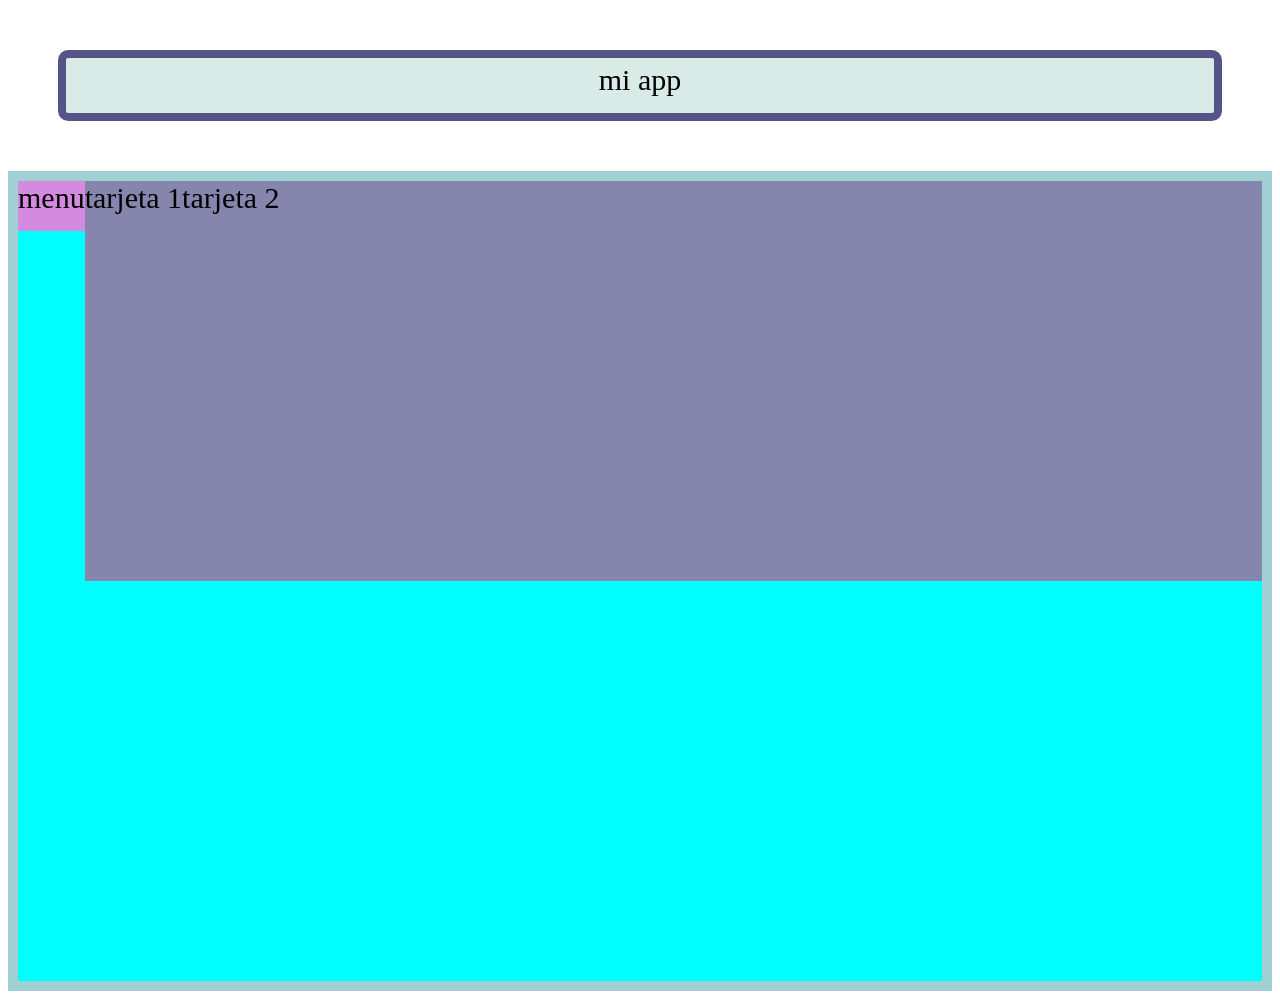
<file: index.html>
<!DOCTYPE html>
<html lang="es">
    <head>
        <meta charset="UTF-8">
        <title>SCHOOLGY</title>
        <link rel="stylesheet" href="estilos.css">
    </head>
    <body>
        <div class="barra_navegacion">mi app</div>
        <div class="padre">
            <div class="menu">menu</div>
            <div class="tarjetas">
                <div class="tarjeticas">tarjeta 1</div>
                <div class="tarjeticas">tarjeta 2</div>
            </div>
        </div>
    </body>

</html>
</file>
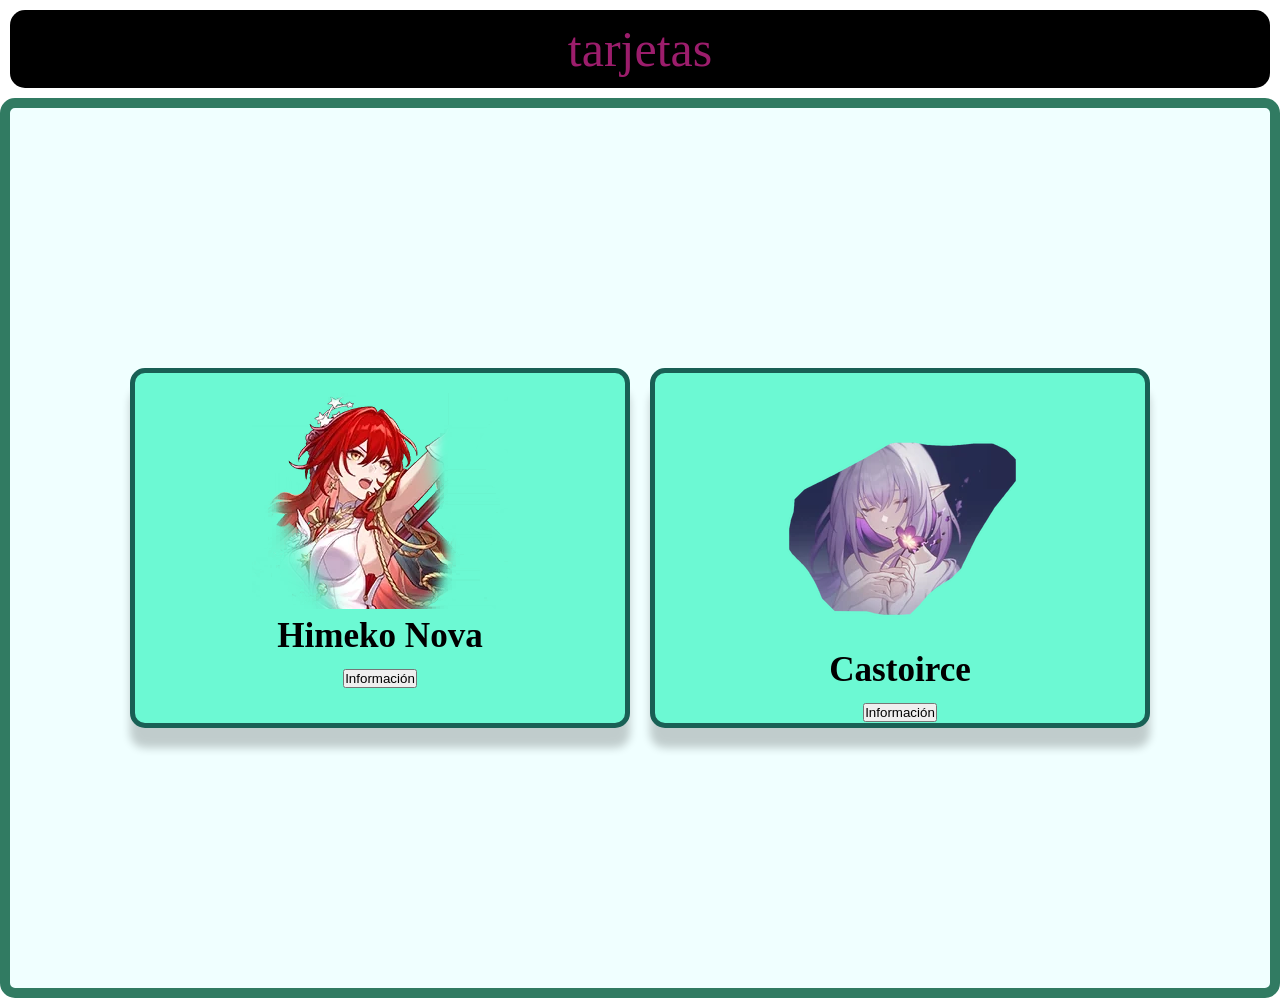
<file: index1.html>
<!DOCTYPE html>
<html lang="es">
    <head>
        <meta charset="UTF-8">
        <title>PRIMERA PRACTICA</title>
        <link rel="stylesheet" href="estilos1.css">
        <script src="variables.js"></script>
        <script src="funciones.js"></script>
        <script src="objetos.js"></script>
        <script src="array.js"></script>
        <script src="buclefor.js"></script>
    </head>
    <body>
       <div class="tarjeta">tarjetas</div>
       <div class="padre">
        <div class="hijo">
            <img src="img/himeko-nova-.webp">
            <h3>Himeko Nova</h3>
            <button>Información</button>
        </div>
        <div class="hijo">
            <img src="img/Character_Castorice_Eidolon_6.webp">
            <h3>Castoirce</h3>
            <button>Información</button>
        </div>
       </div>
    </body>

</html>
</file>
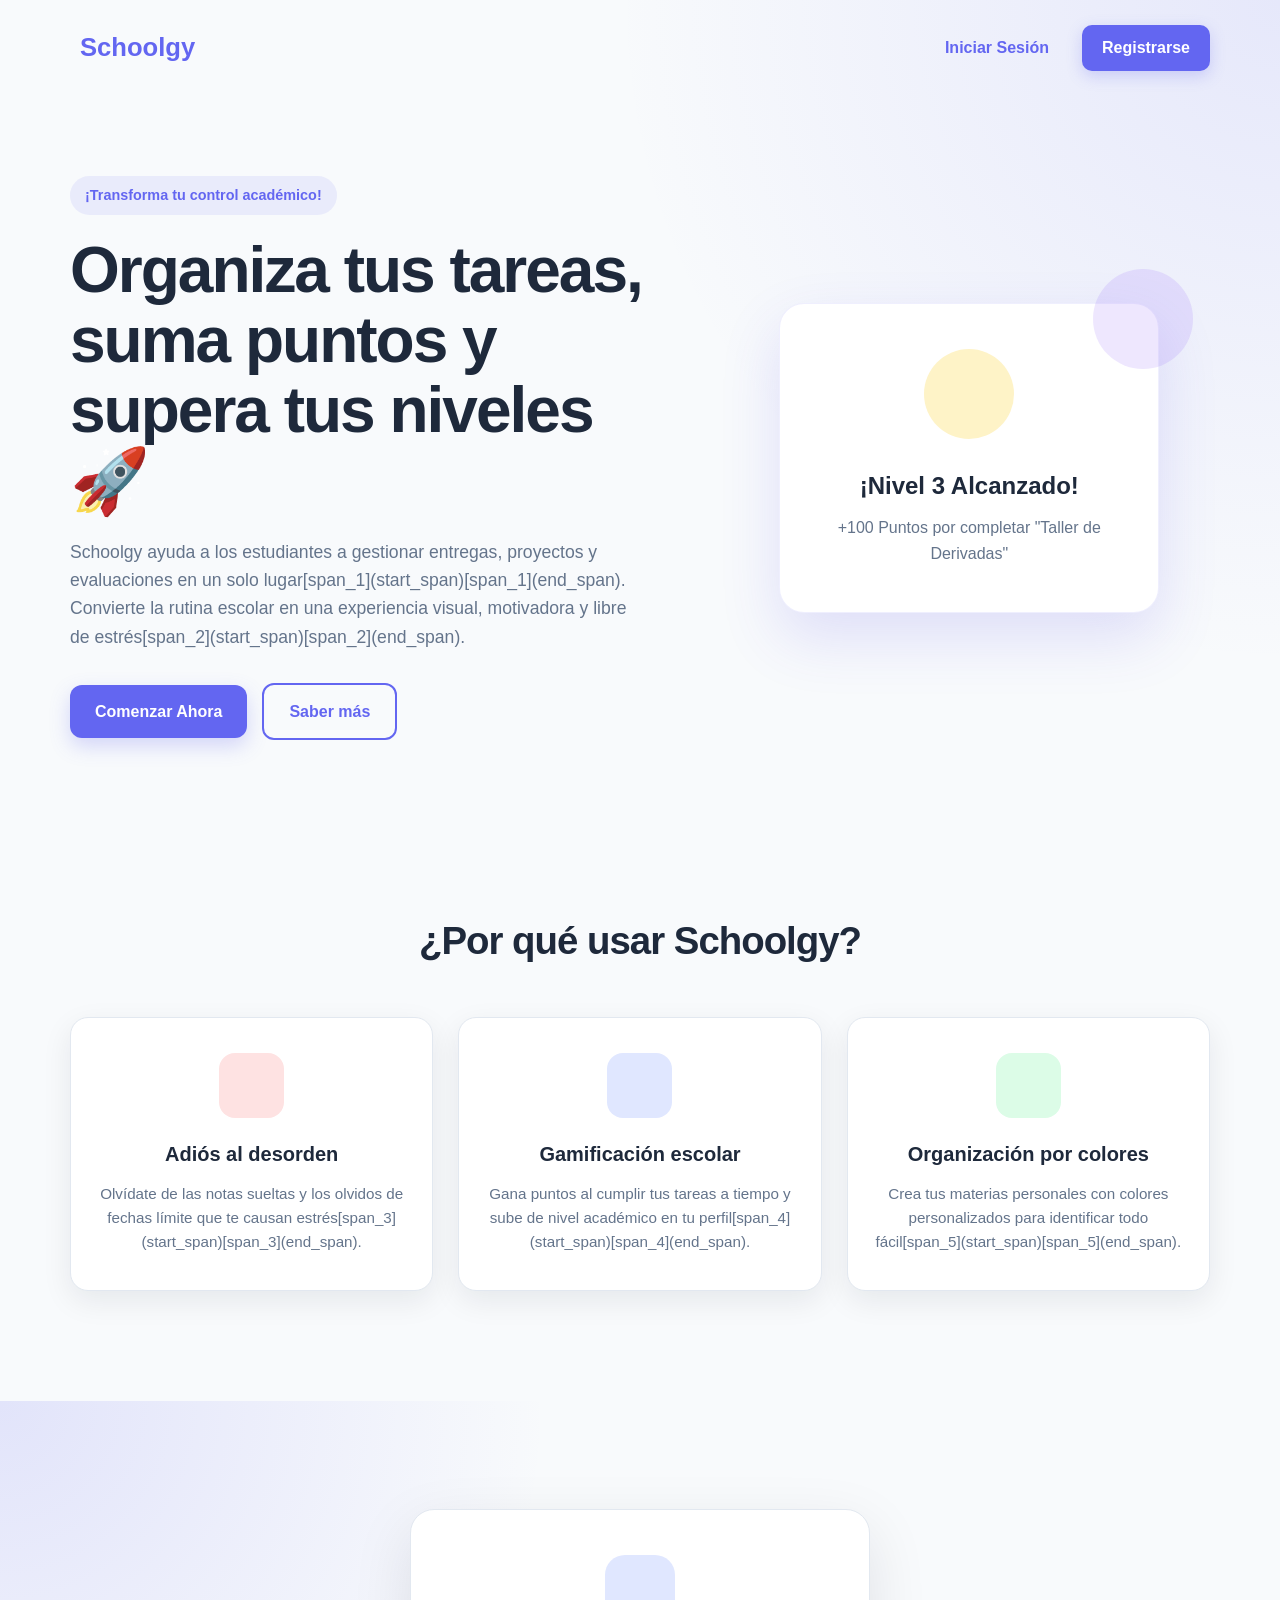
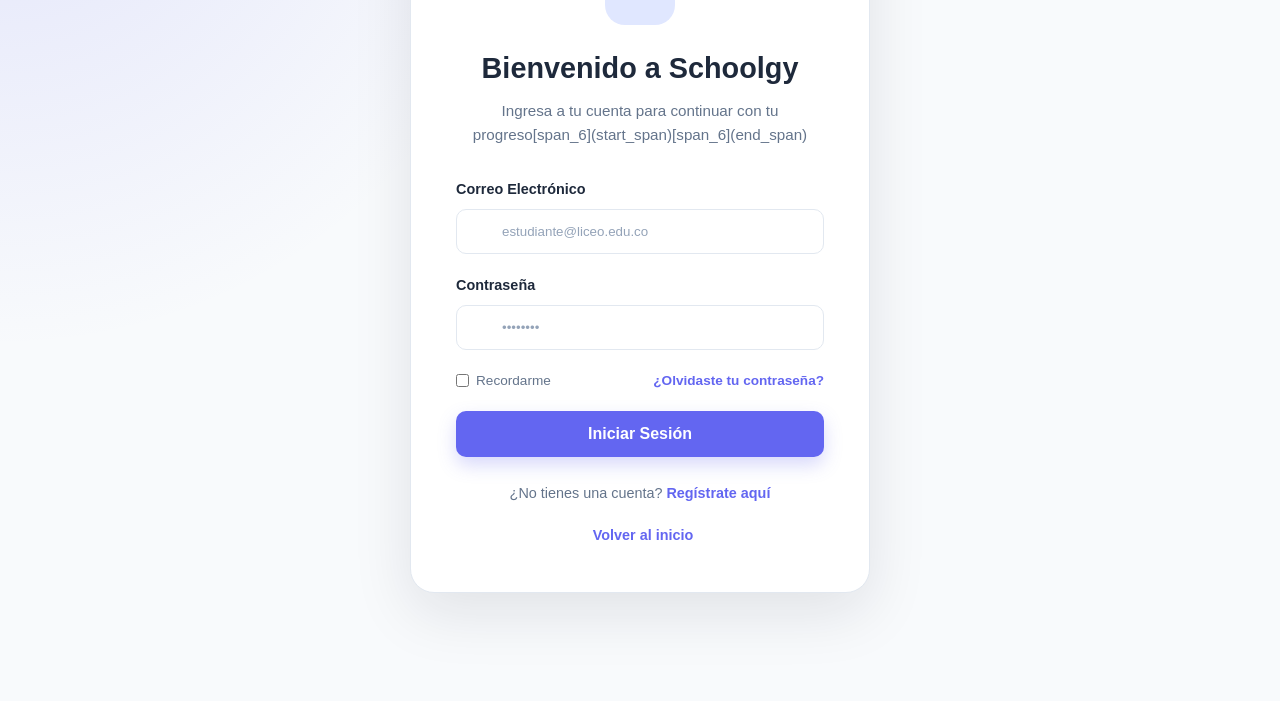
<file: schoolgy.html>
<!DOCTYPE html>
<html lang="es">
<head>
    <meta charset="UTF-8">
    <meta name="viewport" content="width=device-width, initial-scale=1.0">
    <title>Schoolgy - Plataforma de Gestión Académica</title>
    <link rel="stylesheet" href="schoolgy.css">
    <!-- Iconos Phosphor -->
</head>
<body>

    <!-- ==========================================
         1. PANTALLA DE PRESENTACIÓN / LANDING PAGE
         ========================================== -->
    <div id="landing-page" class="view-container">
        <!-- Navegación Superior -->
        <header class="landing-nav">
            <div class="logo">
                <i class="ph ph-graduation-cap"></i> Schoolgy
            </div>
            <div class="nav-buttons">
                <a href="#login-page" class="btn-secondary-nav">Iniciar Sesión</a>
                <a href="#login-page" class="btn-primary-nav">Registrarse</a>
            </div>
        </header>

        <!-- Hero Section (Presentación Principal) -->
        <section class="hero">
            <div class="hero-text">
                <span class="tagline">¡Transforma tu control académico!</span>
                <h1>Organiza tus tareas, suma puntos y supera tus niveles 🚀</h1>
                <p>
                    Schoolgy ayuda a los estudiantes a gestionar entregas, proyectos y evaluaciones en un solo lugar[span_1](start_span)[span_1](end_span). 
                    Convierte la rutina escolar en una experiencia visual, motivadora y libre de estrés[span_2](start_span)[span_2](end_span).
                </p>
                <div class="hero-actions">
                    <a href="#login-page" class="btn-hero-primary">Comenzar Ahora</a>
                    <a href="#caracteristicas" class="btn-hero-secondary">Saber más</a>
                </div>
            </div>
            <div class="hero-image">
                <div class="mockup-card">
                    <i class="ph ph-trophy trophy-icon"></i>
                    <h3>¡Nivel 3 Alcanzado!</h3>
                    <p>+100 Puntos por completar "Taller de Derivadas"</p>
                </div>
            </div>
        </section>

        <!-- Sección: Problema vs Solución -->
        <section id="caracteristicas" class="features-section">
            <h2>¿Por qué usar Schoolgy?</h2>
            <div class="grid-features">
                <div class="feature-card">
                    <i class="ph ph-calendar-x feature-icon danger"></i>
                    <h3>Adiós al desorden</h3>
                    <p>Olvídate de las notas sueltas y los olvidos de fechas límite que te causan estrés[span_3](start_span)[span_3](end_span).</p>
                </div>

                <div class="feature-card">
                    <i class="ph ph-game-controller feature-icon primary"></i>
                    <h3>Gamificación escolar</h3>
                    <p>Gana puntos al cumplir tus tareas a tiempo y sube de nivel académico en tu perfil[span_4](start_span)[span_4](end_span).</p>
                </div>

                <div class="feature-card">
                    <i class="ph ph-palette feature-icon success"></i>
                    <h3>Organización por colores</h3>
                    <p>Crea tus materias personales con colores personalizados para identificar todo fácil[span_5](start_span)[span_5](end_span).</p>
                </div>
            </div>
        </section>
    </div>


    <!-- ==========================================
         2. PANTALLA DE INICIO DE SESIÓN / REGISTRO
         ========================================== -->
    <div id="login-page" class="view-container auth-page">
        <div class="auth-card">
            <div class="auth-header">
                <i class="ph ph-graduation-cap logo-auth"></i>
                <h2>Bienvenido a Schoolgy</h2>
                <p>Ingresa a tu cuenta para continuar con tu progreso[span_6](start_span)[span_6](end_span)</p>
            </div>

            <form class="auth-form">
                <div class="form-group">
                    <label for="email">Correo Electrónico</label>
                    <div class="input-with-icon">
                        <i class="ph ph-envelope"></i>
                        <input type="email" id="email" placeholder="estudiante@liceo.edu.co" required>
                    </div>
                </div>

                <div class="form-group">
                    <label for="password">Contraseña</label>
                    <div class="input-with-icon">
                        <i class="ph ph-lock-key"></i>
                        <input type="password" id="password" placeholder="••••••••" required>
                    </div>
                </div>

                <div class="form-options">
                    <label class="checkbox-container">
                        <input type="checkbox"> Recordarme
                    </label>
                    <a href="#" class="forgot-pass">¿Olvidaste tu contraseña?</a>
                </div>

                <button type="submit" class="btn-submit">Iniciar Sesión</button>
            </form>

            <div class="auth-footer">
                <p>¿No tienes una cuenta? <a href="#">Regístrate aquí</a></p>
                <a href="#landing-page" class="back-home"><i class="ph ph-arrow-left"></i> Volver al inicio</a>
            </div>
        </div>
    </div>

</body>
</html>
</file>
<file: estilos.css>
.barra_navegacion {
    background-color: rgba(157, 204, 193, 0.4);
    height: 50px;
    border: 8px solid rgb(84, 84, 135);
    border-radius: 10px;
    font-size: 30px;
    margin: 50px;
    text-align: center;
    padding-top: 5px;
}
.padre {
    background-color: aqua;
    height: 800px;
    border: 10px solid rgb(160, 207, 212);
    display: flex;
}
.menu{
    background-color: rgb(212, 139, 223);
    height: 50px;
    font-size: 30px;
}
.tarjetas {
    background-color: rgb(133, 133, 173);
    height: 400px;
    font-size: 30px;
    display: flex;
    flex-direction: row;
    flex: 1;
}
</file>
<file: estilos1.css>
*{
    margin: 0;
    padding: 0;
    box-sizing: border-box;
}


.tarjeta {
    background-color: rgb(0, 0, 0);
    color:rgb(156, 29, 108);
    padding: 10px;
    text-align: center;
    font-size: 50px;
    border: 15px;
    border-radius: 15px;
    margin: 10px;
}

.padre{
    background-color: azure;
    border: 10px solid;
    border-color: rgb(49, 123, 98);
    border-radius: 15px;
    display: flex;
    flex-direction: row;
    align-items: center;
    justify-content: center;
    height: 100vh;
}

.hijo {
    background-color: rgb(108, 249, 211);
    border: 5px solid;
    border-color: rgb(25, 96, 85);
    border-radius: 15px;
    margin: 10px;
    padding: 20px;
    text-align: center;
    font-size: 30px;
    box-shadow: 0 20px 8px rgb(0, 0, 0, 0.2);
    height: 360px;
    width: 500px;
}
</file>
<file: schoolgy.css>
:root {
    --primary: #6366f1;
    --primary-dark: #4f46e5;
    --secondary: #8b5cf6;

    --success: #22c55e;
    --danger: #ef4444;
    --warning: #f59e0b;

    --dark: #1e293b;
    --text: #475569;
    --light-text: #64748b;

    --background: #f8fafc;
    --white: #ffffff;
    --border: #e2e8f0;

    --shadow: 0 10px 30px rgba(15, 23, 42, 0.08);
    --shadow-hover: 0 15px 35px rgba(15, 23, 42, 0.14);

    --radius: 18px;
}

* {
    margin: 0;
    padding: 0;
    box-sizing: border-box;
}

html {
    scroll-behavior: smooth;
}

body {
    font-family: "Inter", "Segoe UI", Arial, sans-serif;
    background: var(--background);
    color: var(--text);
    line-height: 1.6;
}

a {
    text-decoration: none;
    color: inherit;
}

button,
input {
    font-family: inherit;
}



.view-container {
    min-height: 100vh;
}




#landing-page {
    background:
        radial-gradient(
            circle at top right,
            rgba(99, 102, 241, 0.12),
            transparent 35%
        ),
        var(--background);
}




.landing-nav {
    width: 100%;
    max-width: 1200px;
    margin: 0 auto;
    padding: 24px 30px;

    display: flex;
    align-items: center;
    justify-content: space-between;
}

.logo {
    display: flex;
    align-items: center;
    gap: 10px;

    font-size: 1.6rem;
    font-weight: 800;
    color: var(--primary);
}

.logo i {
    font-size: 2rem;
}

.nav-buttons {
    display: flex;
    align-items: center;
    gap: 12px;
}

.btn-secondary-nav,
.btn-primary-nav {
    padding: 10px 20px;
    border-radius: 10px;
    font-weight: 600;
    transition: 0.25s ease;
}

.btn-secondary-nav {
    color: var(--primary);
    border: 1px solid transparent;
}

.btn-secondary-nav:hover {
    background: rgba(99, 102, 241, 0.08);
}

.btn-primary-nav {
    color: var(--white);
    background: var(--primary);
    box-shadow: 0 5px 15px rgba(99, 102, 241, 0.25);
}

.btn-primary-nav:hover {
    background: var(--primary-dark);
    transform: translateY(-2px);
}



.hero {
    width: 100%;
    max-width: 1200px;
    min-height: 650px;

    margin: 0 auto;
    padding: 80px 30px;

    display: grid;
    grid-template-columns: 1.1fr 0.9fr;
    align-items: center;
    gap: 70px;
}

.hero-text {
    max-width: 650px;
}

.tagline {
    display: inline-block;

    padding: 8px 15px;
    margin-bottom: 20px;

    color: var(--primary);
    background: rgba(99, 102, 241, 0.1);

    border-radius: 30px;

    font-size: 0.9rem;
    font-weight: 700;
}

.hero h1 {
    margin-bottom: 22px;

    color: var(--dark);

    font-size: clamp(2.5rem, 5vw, 4.3rem);
    line-height: 1.1;
    letter-spacing: -2px;
}

.hero-text > p {
    max-width: 580px;
    margin-bottom: 32px;

    color: var(--light-text);
    font-size: 1.1rem;
}

.hero-actions {
    display: flex;
    align-items: center;
    gap: 15px;
}




.btn-hero-primary,
.btn-hero-secondary {
    padding: 14px 25px;

    border-radius: 12px;

    font-weight: 700;

    transition: 0.25s ease;
}

.btn-hero-primary {
    color: var(--white);
    background: var(--primary);

    box-shadow: 0 8px 20px rgba(99, 102, 241, 0.25);
}

.btn-hero-primary:hover {
    background: var(--primary-dark);
    transform: translateY(-3px);
    box-shadow: 0 12px 25px rgba(99, 102, 241, 0.3);
}

.btn-hero-secondary {
    color: var(--primary);
    border: 2px solid var(--primary);
}

.btn-hero-secondary:hover {
    color: var(--white);
    background: var(--primary);
    transform: translateY(-3px);
}




.hero-image {
    display: flex;
    justify-content: center;
    align-items: center;
}

.mockup-card {
    position: relative;

    width: 100%;
    max-width: 380px;

    padding: 45px 35px;

    text-align: center;

    background: var(--white);

    border: 1px solid rgba(99, 102, 241, 0.1);
    border-radius: 25px;

    box-shadow: 0 25px 60px rgba(79, 70, 229, 0.15);

    animation: floating 4s ease-in-out infinite;
}

.mockup-card::before {
    content: "";

    position: absolute;

    width: 100px;
    height: 100px;

    top: -35px;
    right: -35px;

    background: rgba(139, 92, 246, 0.15);

    border-radius: 50%;

    z-index: 0;
}

.trophy-icon {
    position: relative;
    z-index: 1;

    display: inline-flex;
    align-items: center;
    justify-content: center;

    width: 90px;
    height: 90px;

    margin-bottom: 20px;

    color: var(--warning);
    background: #fef3c7;

    border-radius: 50%;

    font-size: 3rem;
}

.mockup-card h3 {
    margin-bottom: 10px;

    color: var(--dark);
    font-size: 1.5rem;
}

.mockup-card p {
    color: var(--light-text);
}

@keyframes floating {
    0%,
    100% {
        transform: translateY(0);
    }

    50% {
        transform: translateY(-12px);
    }
}




.features-section {
    max-width: 1200px;

    margin: 0 auto;
    padding: 90px 30px 110px;

    text-align: center;
}

.features-section h2 {
    margin-bottom: 45px;

    color: var(--dark);

    font-size: 2.4rem;
    letter-spacing: -1px;
}

.grid-features {
    display: grid;
    grid-template-columns: repeat(3, 1fr);
    gap: 25px;
}

.feature-card {
    padding: 35px 25px;

    background: var(--white);

    border: 1px solid var(--border);
    border-radius: var(--radius);

    box-shadow: var(--shadow);

    transition: 0.3s ease;
}

.feature-card:hover {
    transform: translateY(-8px);
    box-shadow: var(--shadow-hover);
}

.feature-icon {
    display: flex;
    align-items: center;
    justify-content: center;

    width: 65px;
    height: 65px;

    margin: 0 auto 20px;

    border-radius: 16px;

    font-size: 1.8rem;
}

.feature-icon.danger {
    color: var(--danger);
    background: #fee2e2;
}

.feature-icon.primary {
    color: var(--primary);
    background: #e0e7ff;
}

.feature-icon.success {
    color: var(--success);
    background: #dcfce7;
}

.feature-card h3 {
    margin-bottom: 12px;

    color: var(--dark);
    font-size: 1.25rem;
}

.feature-card p {
    color: var(--light-text);
    font-size: 0.95rem;
}




.auth-page {
    min-height: 100vh;

    display: flex;
    justify-content: center;
    align-items: center;

    padding: 30px;

    background:
        radial-gradient(
            circle at top left,
            rgba(99, 102, 241, 0.15),
            transparent 35%
        ),
        #f8fafc;
}

.auth-card {
    width: 100%;
    max-width: 460px;

    padding: 45px;

    background: var(--white);

    border: 1px solid var(--border);
    border-radius: 24px;

    box-shadow: 0 20px 60px rgba(15, 23, 42, 0.1);
}

.auth-header {
    margin-bottom: 30px;
    text-align: center;
}

.logo-auth {
    display: flex;
    align-items: center;
    justify-content: center;

    width: 70px;
    height: 70px;

    margin: 0 auto 20px;

    color: var(--primary);
    background: #e0e7ff;

    border-radius: 20px;

    font-size: 2.2rem;
}

.auth-header h2 {
    margin-bottom: 8px;

    color: var(--dark);

    font-size: 1.8rem;
}

.auth-header p {
    color: var(--light-text);
    font-size: 0.95rem;
}




.auth-form {
    display: flex;
    flex-direction: column;
    gap: 20px;
}

.form-group {
    display: flex;
    flex-direction: column;
    gap: 8px;
}

.form-group label {
    color: var(--dark);

    font-size: 0.9rem;
    font-weight: 700;
}

.input-with-icon {
    position: relative;
}

.input-with-icon i {
    position: absolute;

    left: 15px;
    top: 50%;

    transform: translateY(-50%);

    color: #94a3b8;

    font-size: 1.2rem;
}

.input-with-icon input {
    width: 100%;

    padding: 14px 15px 14px 45px;

    color: var(--dark);
    background: var(--white);

    border: 1px solid var(--border);
    border-radius: 10px;

    outline: none;

    transition: 0.2s ease;
}

.input-with-icon input::placeholder {
    color: #94a3b8;
}

.input-with-icon input:focus {
    border-color: var(--primary);

    box-shadow: 0 0 0 4px rgba(99, 102, 241, 0.1);
}




.form-options {
    display: flex;
    justify-content: space-between;
    align-items: center;

    gap: 10px;

    font-size: 0.85rem;
}

.checkbox-container {
    display: flex;
    align-items: center;
    gap: 7px;

    color: var(--light-text);

    cursor: pointer;
}

.checkbox-container input {
    accent-color: var(--primary);
}

.forgot-pass {
    color: var(--primary);
    font-weight: 600;
}

.forgot-pass:hover {
    text-decoration: underline;
}




.btn-submit {
    width: 100%;

    padding: 14px;

    color: var(--white);
    background: var(--primary);

    border: none;
    border-radius: 10px;

    font-size: 1rem;
    font-weight: 700;

    cursor: pointer;

    box-shadow: 0 8px 18px rgba(99, 102, 241, 0.25);

    transition: 0.25s ease;
}

.btn-submit:hover {
    background: var(--primary-dark);
    transform: translateY(-2px);

    box-shadow: 0 12px 25px rgba(99, 102, 241, 0.3);
}

.btn-submit:active {
    transform: translateY(0);
}




.auth-footer {
    margin-top: 25px;

    text-align: center;

    color: var(--light-text);

    font-size: 0.9rem;
}

.auth-footer a {
    color: var(--primary);
    font-weight: 600;
}

.auth-footer a:hover {
    text-decoration: underline;
}

.back-home {
    display: inline-flex;
    align-items: center;
    gap: 6px;

    margin-top: 18px;
}




@media (max-width: 900px) {

    .hero {
        grid-template-columns: 1fr;

        text-align: center;

        padding-top: 60px;
    }

    .hero-text {
        margin: 0 auto;
    }

    .hero-text > p {
        margin-left: auto;
        margin-right: auto;
    }

    .hero-actions {
        justify-content: center;
    }

    .hero-image {
        margin-top: 20px;
    }

    .grid-features {
        grid-template-columns: 1fr 1fr;
    }
}




@media (max-width: 600px) {

    .landing-nav {
        padding: 20px;
    }

    .logo {
        font-size: 1.3rem;
    }

    .logo i {
        font-size: 1.6rem;
    }

    .nav-buttons {
        gap: 5px;
    }

    .btn-secondary-nav,
    .btn-primary-nav {
        padding: 8px 12px;

        font-size: 0.8rem;
    }

    .hero {
        min-height: auto;

        padding: 55px 20px 70px;

        gap: 45px;
    }

    .hero h1 {
        font-size: 2.4rem;
        letter-spacing: -1px;
    }

    .hero-text > p {
        font-size: 1rem;
    }

    .hero-actions {
        flex-direction: column;

        width: 100%;
    }

    .btn-hero-primary,
    .btn-hero-secondary {
        width: 100%;

        text-align: center;
    }

    .mockup-card {
        padding: 35px 25px;
    }

    .features-section {
        padding: 70px 20px;
    }

    .features-section h2 {
        font-size: 2rem;
    }

    .grid-features {
        grid-template-columns: 1fr;
    }

    .auth-page {
        padding: 20px;
    }

    .auth-card {
        padding: 30px 22px;
    }

    .form-options {
        flex-direction: column;
        align-items: flex-start;
    }
}



:focus-visible {
    outline: 3px solid rgba(99, 102, 241, 0.4);
    outline-offset: 3px;
}

@media (prefers-reduced-motion: reduce) {

    html {
        scroll-behavior: auto;
    }

    *,
    *::before,
    *::after {
        animation-duration: 0.01ms !important;
        animation-iteration-count: 1 !important;
        transition-duration: 0.01ms !important;
    }
}
</file>
